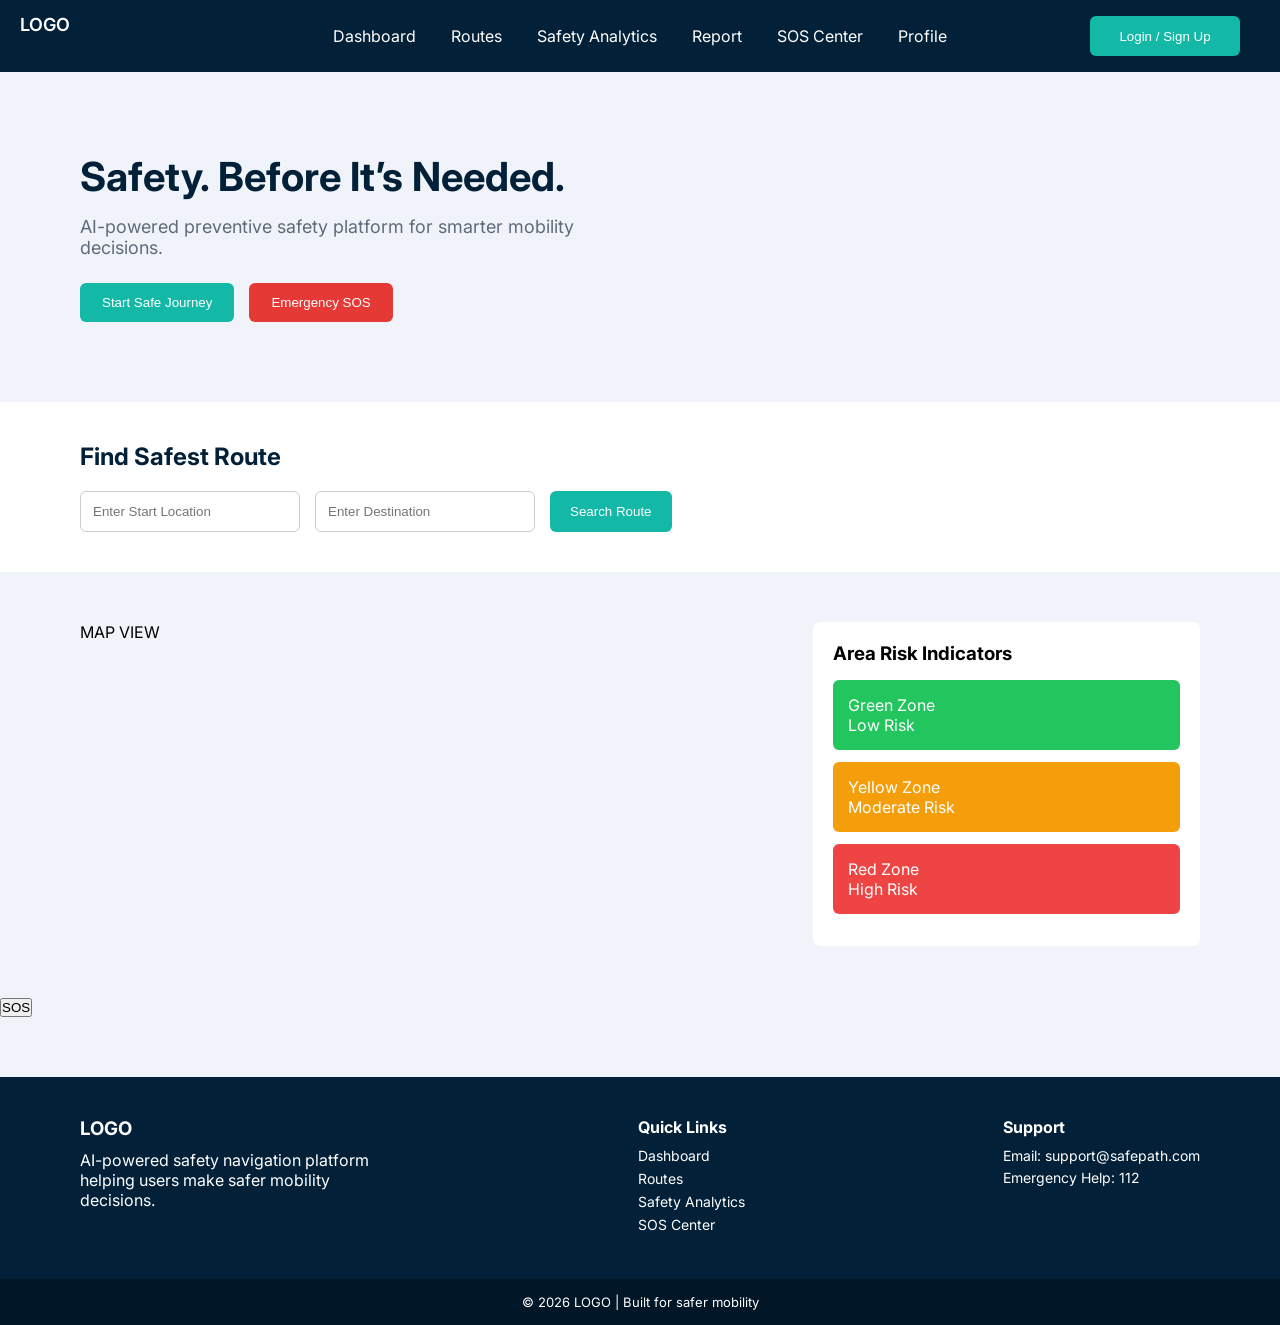
<file: frontend/index.html>
<!DOCTYPE html>
<html lang="en">
<head>
<meta charset="UTF-8">
<meta name="viewport" content="width=device-width, initial-scale=1.0">
    <title>Safety Dashboard</title>
    <link rel="preconnect" href="https://fonts.googleapis.com">
    <link rel="preconnect" href="https://fonts.gstatic.com" crossorigin>
    <link href="https://fonts.googleapis.com/css2?family=Inter:wght@300;400;500;600;700&display=swap" rel="stylesheet">
    <link rel="stylesheet" href="css/dashboard.css">
</head>
<body>
    <header class="header">
        <div id="logo">LOGO</div>
        <nav class="Nav">
            <a href="index.html">Dashboard</a>
            <a href="">Routes</a>
            <a href="">Safety Analytics</a>
            <a href="">Report</a>
            <a href="pages/sos-center.html">SOS Center</a>
            <a href="">Profile</a>
        </nav>
        <button class="loginbtn">Login / Sign Up</button>
    </header>
    <section class="hero_section">
        <div class="hero_left">
            <h1>Safety. Before It’s Needed.</h1>
            <p>AI-powered preventive safety platform for smarter mobility decisions.</p>
            <div class="hero_buttons">
                <button class="start_safebtn">Start Safe Journey</button>
                <button class="sosbtn">Emergency SOS</button>
            </div>
        </div>
    </section>

    <section class="route_search">
        <h2>Find Safest Route</h2>
        <div class="search_box">
            <input type="text" placeholder="Enter Start Location">
            <input type="text" placeholder="Enter Destination">
            <button class="search_btn">Search Route</button>
        </div>
    </section>
    <section class="dashboard_main">
        <div class="map_container">
            <div class="map_placeholder">
                MAP VIEW
            </div>
        </div>
        <div class="risk_panel">
            <h3>Area Risk Indicators</h3>
            <div class="risk_card low">
                <p>Green Zone</p>
                <span>Low Risk</span>
            </div>

            <div class="risk_card medium">
                <p>Yellow Zone</p>
                <span>Moderate Risk</span>
            </div>

            <div class="risk_card high">
                <p>Red Zone</p>
                <span>High Risk</span>
            </div>
        </div>
    </section>

    <button class="floating_sos">SOS</button>
    
    <footer class="footer">
        <div class="footer_container">
            <div class="footer_brand">
                <h3>LOGO</h3>
                <p>AI-powered safety navigation platform helping users make safer mobility decisions.</p>
            </div>
            <div class="footer_links">
                <h4>Quick Links</h4>
                <a href="index.html">Dashboard</a>
                <a href="#">Routes</a>
                <a href="#">Safety Analytics</a>
                <a href="pages/sos-center.html">SOS Center</a>
            </div>

            <div class="footer_support">
                <h4>Support</h4>
                <p>Email: support@safepath.com</p>
                <p>Emergency Help: 112</p>
            </div>

        </div>

        <div class="footer_bottom">
            <p>© 2026 LOGO | Built for safer mobility</p>
        </div>

    </footer>
</body>
</html>
</file>
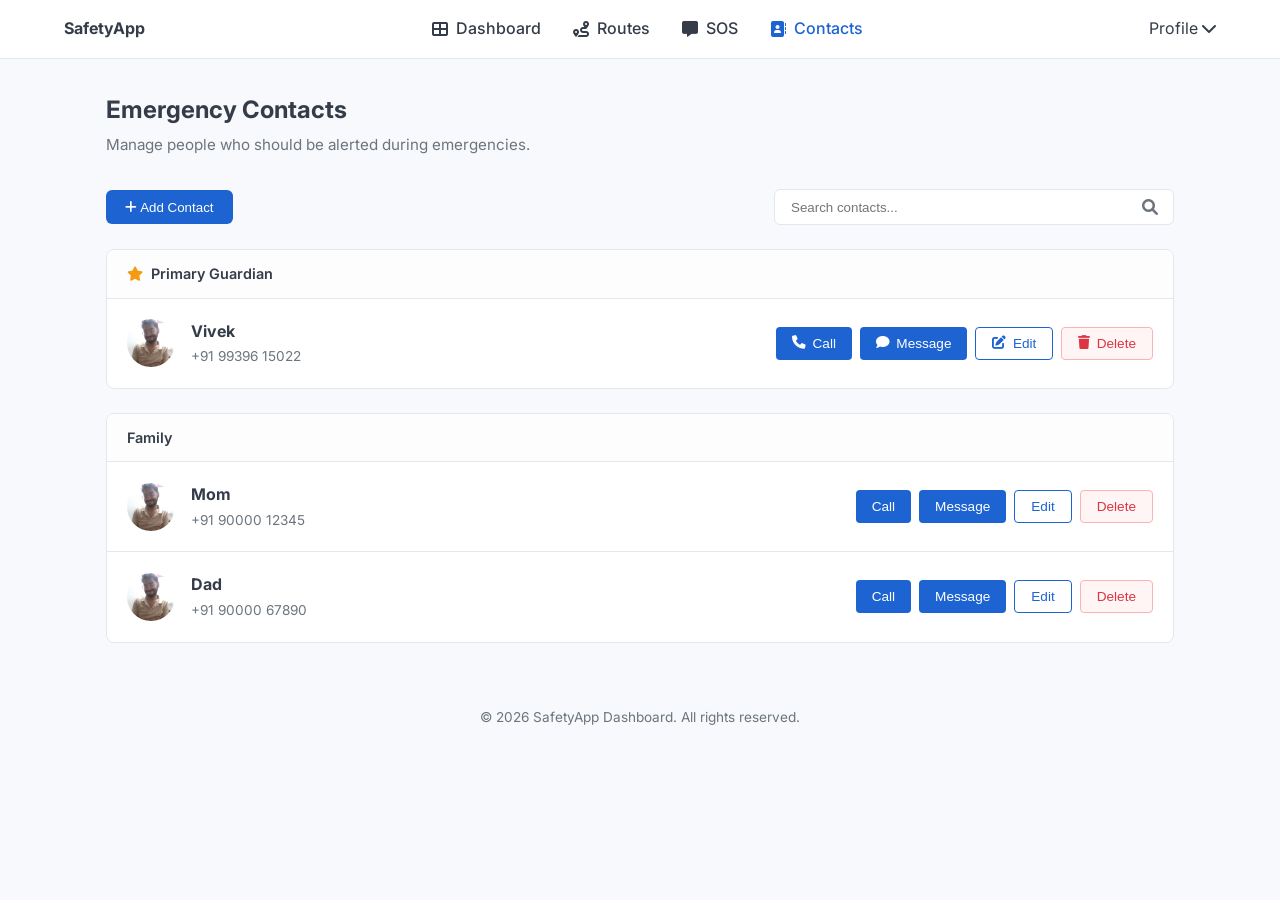
<file: frontend/ind.html>
<!DOCTYPE html>
<html lang="en">
<head>
    <meta charset="UTF-8">
    <meta name="viewport" content="width=device-width, initial-scale=1.0">
    <title>Emergency Contacts Dashboard</title>
    <link href="https://fonts.googleapis.com/css2?family=Inter:wght@400;500;600&display=swap" rel="stylesheet">
    <link rel="stylesheet" href="https://cdnjs.cloudflare.com/ajax/libs/font-awesome/6.0.0/css/all.min.css">
    <link rel="stylesheet" href="style2.css">
</head>
<body>

    <header>
        <div class="logo"><strong>SafetyApp</strong></div>
        <nav class="nav-links" id="navMenu">
            <a href="#"><i class="fas fa-th-large"></i> Dashboard</a>
            <a href="#"><i class="fas fa-route"></i> Routes</a>
            <a href="#"><i class="fas fa-comment-alt"></i> SOS</a>
            <a href="#" class="active"><i class="fas fa-address-book"></i> Contacts</a>
        </nav>
        <div class="profile">Profile <i class="fas fa-chevron-down"></i></div>
        
        <div class="menu-toggle" onclick="toggleMenu()"><i class="fas fa-bars"></i></div>
    </header>

    <main class="container">
        <section class="page-header">
            <h1>Emergency Contacts</h1>
            <p>Manage people who should be alerted during emergencies.</p>
        </section>

        <div class="toolbar">
            <button class="btn-add"><i class="fas fa-plus"></i> Add Contact</button>
            <div class="search-container">
                <input type="text" id="searchInput" placeholder="Search contacts..." onkeyup="filterContacts()">
                <i class="fas fa-search"></i>
            </div>
        </div>

        <div class="contact-group">
            <div class="group-header">
                <i class="fas fa-star primary-star"></i> Primary Guardian
            </div>
            <div class="contact-row contact-item">
                <div class="contact-info">
                    <img src="image.jpg" alt="John" class="avatar">
                    <div class="details">
                        <h4 class="name">Vivek</h4>
                        <p>+91 99396 15022</p>
                    </div>
                </div>
                <div class="actions">
                    <button class="btn btn-blue"><i class="fas fa-phone"></i> Call</button>
                    <button class="btn btn-blue"><i class="fas fa-comment"></i> Message</button>
                    <button class="btn btn-outline"><i class="fas fa-edit"></i> Edit</button>
                    <button class="btn btn-delete"><i class="fas fa-trash"></i> Delete</button>
                </div>
            </div>
        </div>

        <div class="contact-group">
            <div class="group-header">Family</div>
            <div class="contact-row contact-item">
                <div class="contact-info">
                    <img src="image.jpg" alt="Mom" class="avatar">
                    <div class="details">
                        <h4 class="name">Mom</h4>
                        <p>+91 90000 12345</p>
                    </div>
                </div>
                <div class="actions">
                    <button class="btn btn-blue">Call</button>
                    <button class="btn btn-blue">Message</button>
                    <button class="btn btn-outline">Edit</button>
                    <button class="btn btn-delete">Delete</button>
                </div>
            </div>
            <div class="contact-row contact-item">
                <div class="contact-info">
                    <img src="image.jpg" alt="Dad" class="avatar">
                    <div class="details">
                        <h4 class="name">Dad</h4>
                        <p>+91 90000 67890</p>
                    </div>
                </div>
                <div class="actions">
                    <button class="btn btn-blue">Call</button>
                    <button class="btn btn-blue">Message</button>
                    <button class="btn btn-outline">Edit</button>
                    <button class="btn btn-delete">Delete</button>
                </div>
            </div>
        </div>
        
    </main>

    <footer>
        &copy; 2026 SafetyApp Dashboard. All rights reserved.
    </footer>

    <script src="script.js"></script>
</body>
</html>
</file>
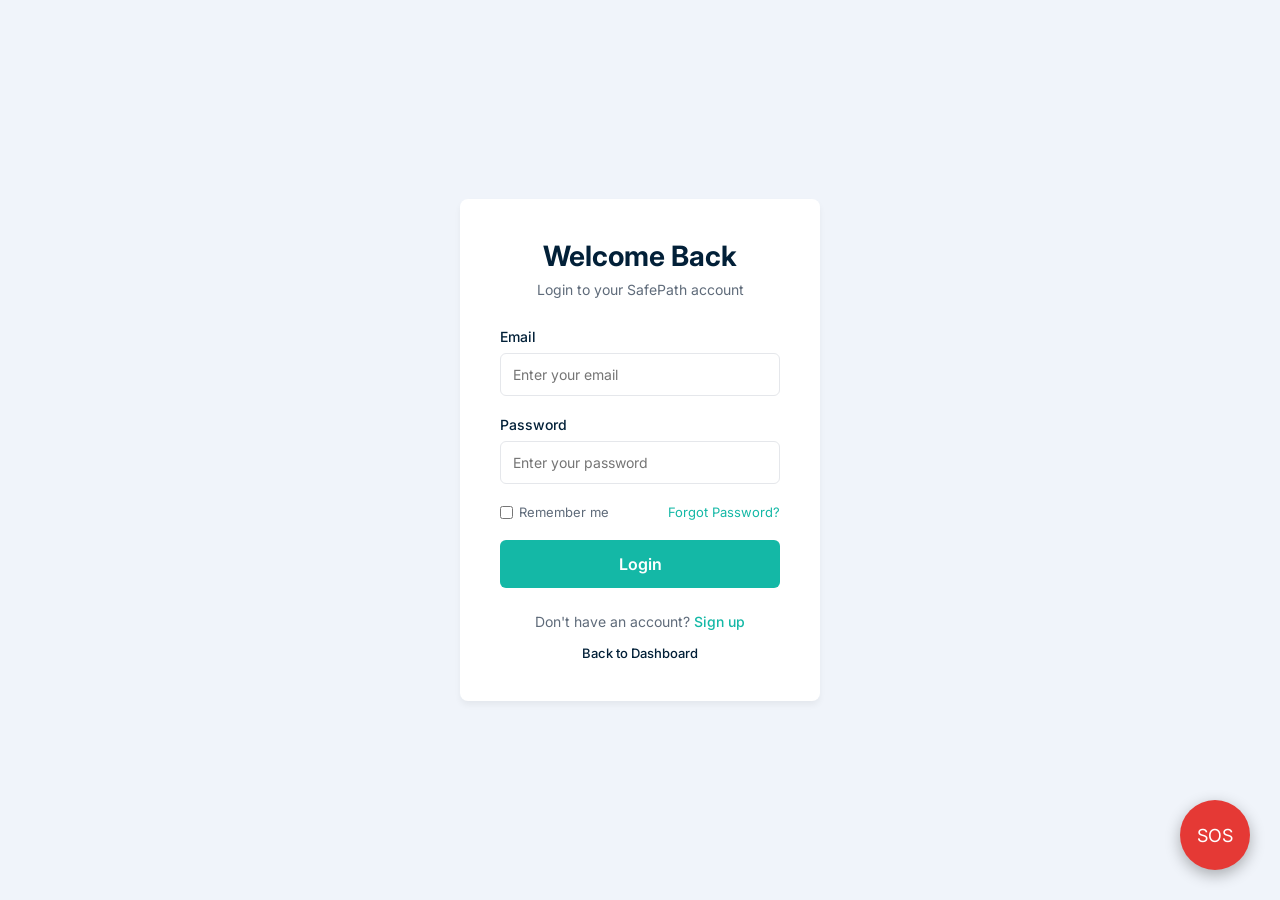
<file: frontend/pages/login.html>
<!DOCTYPE html>
<html lang="en">
<head>
    <meta charset="UTF-8">
    <meta name="viewport" content="width=device-width, initial-scale=1.0">
    <title>Login - SafePath</title>
    <link rel="preconnect" href="https://fonts.googleapis.com">
    <link rel="preconnect" href="https://fonts.gstatic.com" crossorigin>
    <link href="https://fonts.googleapis.com/css2?family=Inter:wght@300;400;500;600;700&display=swap" rel="stylesheet">
    <link rel="stylesheet" href="../css/auth.css">
    <link rel="stylesheet" href="../css/floating_sos.css">
    <link rel="stylesheet" href="../css/nav_profile.css">
</head>
<body>
    <div class="auth-container">
        <div class="auth-box">
            <div class="auth-header">
                <h2>Welcome Back</h2>
                <p>Login to your SafePath account</p>
            </div>
            
            <form id="loginForm" class="auth-form">
                <div class="input-group">
                    <label for="email">Email</label>
                    <input type="email" id="email" placeholder="Enter your email" required>
                </div>
                
                <div class="input-group">
                    <label for="password">Password</label>
                    <input type="password" id="password" placeholder="Enter your password" required>
                </div>
                
                <div class="auth-actions">
                    <label class="remember-me">
                        <input type="checkbox"> Remember me
                    </label>
                    <a href="#" class="forgot-password">Forgot Password?</a>
                </div>
                
                <button type="submit" class="auth-btn">Login</button>
            </form>
            
            <div class="auth-footer">
                <p>Don't have an account? <a href="register.html">Sign up</a></p>
                <a href="dashboard.html" class="back-link">Back to Dashboard</a>
            </div>
        </div>
    </div>
    <script src="../Scripts/auth.js"></script>
    <button class="floating_sos" onclick="alert('SOS Triggered! Location and audio shared with emergency contacts.')">SOS</button>
</body>
</html>
</file>
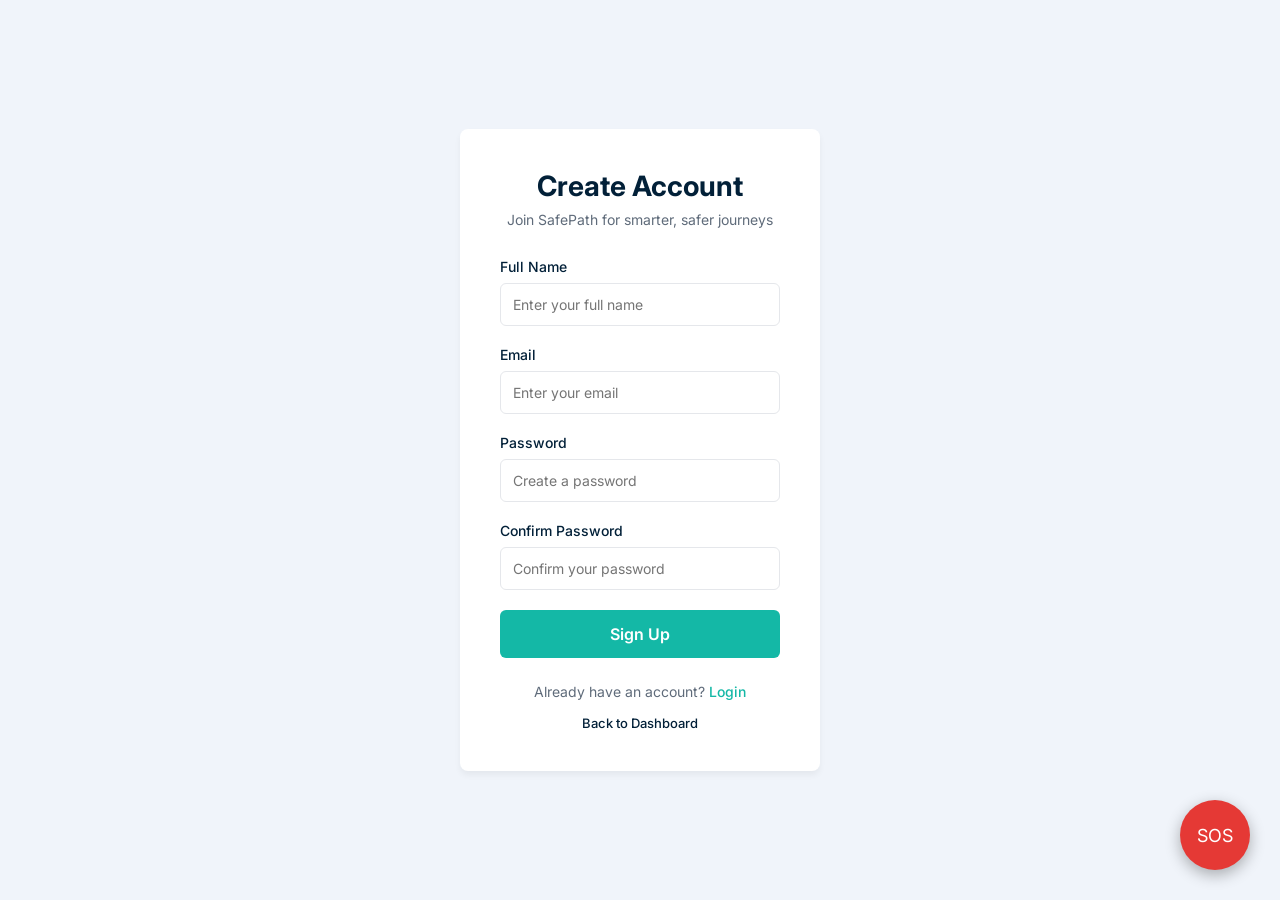
<file: frontend/pages/register.html>
<!DOCTYPE html>
<html lang="en">
<head>
    <meta charset="UTF-8">
    <meta name="viewport" content="width=device-width, initial-scale=1.0">
    <title>Register - SafePath</title>
    <link rel="preconnect" href="https://fonts.googleapis.com">
    <link rel="preconnect" href="https://fonts.gstatic.com" crossorigin>
    <link href="https://fonts.googleapis.com/css2?family=Inter:wght@300;400;500;600;700&display=swap" rel="stylesheet">
    <link rel="stylesheet" href="../css/auth.css">
    <link rel="stylesheet" href="../css/floating_sos.css">
    <link rel="stylesheet" href="../css/nav_profile.css">
</head>
<body>
    <div class="auth-container">
        <div class="auth-box">
            <div class="auth-header">
                <h2>Create Account</h2>
                <p>Join SafePath for smarter, safer journeys</p>
            </div>
            
            <form id="registerForm" class="auth-form">
                <div class="input-group">
                    <label for="fullname">Full Name</label>
                    <input type="text" id="fullname" placeholder="Enter your full name" required>
                </div>

                <div class="input-group">
                    <label for="email">Email</label>
                    <input type="email" id="email" placeholder="Enter your email" required>
                </div>
                
                <div class="input-group">
                    <label for="password">Password</label>
                    <input type="password" id="password" placeholder="Create a password" required>
                </div>

                <div class="input-group">
                    <label for="confirm-password">Confirm Password</label>
                    <input type="password" id="confirm-password" placeholder="Confirm your password" required>
                </div>
                
                <button type="submit" class="auth-btn">Sign Up</button>
            </form>
            
            <div class="auth-footer">
                <p>Already have an account? <a href="login.html">Login</a></p>
                <a href="dashboard.html" class="back-link">Back to Dashboard</a>
            </div>
        </div>
    </div>
    <script src="../Scripts/auth.js"></script>
    <button class="floating_sos" onclick="alert('SOS Triggered! Location and audio shared with emergency contacts.')">SOS</button>
</body>
</html>
</file>
<file: frontend/css/dashboard.css>
* {
    margin: 0;
    padding: 0;
    box-sizing: border-box;
}

body {
    font-family: 'Inter', sans-serif;
    background: #F0F4FA;
}

/*Header Section*/
.header {
    background: #022038;
    height: 72px;
    display: flex;
    align-items: center;
    justify-content: center;
    position: relative;
}

#logo {
    color: white;
    font-size: 18px;
    font-weight: 600;
    position: absolute;
    left: 20px;
}

.Nav {
    display: flex;
    gap: 35px;
}

.Nav a {
    text-decoration: none;
    color: white;
    font-size: 16px;
    transition: 0.2s;
}

.Nav a:hover {
    color: #14B8A6;
}

.loginbtn {
    position: absolute;
    right: 40px;
    width: 150px;
    height: 40px;
    background: #14B8A6;
    border: none;
    border-radius: 6px;
    color: white;
    cursor: pointer;
}

/*Hero Section*/
.hero_section {
    padding: 80px;
    background: #F0F4FA;
}

.hero_left {
    max-width: 500px;
}

.hero_left h1 {
    font-size: 40px;
    color: #022038;
    margin-bottom: 15px;
}

.hero_left p {
    font-size: 18px;
    color: #5F6B7A;
    margin-bottom: 25px;
}

.hero_buttons {
    display: flex;
    gap: 15px;
}

.start_safebtn {
    background: #14B8A6;
    color: white;
    border: none;
    padding: 12px 22px;
    border-radius: 6px;
    cursor: pointer;
}

.sosbtn {
    background: #E53935;
    color: white;
    border: none;
    padding: 12px 22px;
    border-radius: 6px;
    cursor: pointer;
}

/*Route Search*/

.route_search {
    background: white;
    padding: 40px 80px;
}

.route_search h2 {
    margin-bottom: 20px;
    color: #022038;
}

.search_box {
    display: flex;
    gap: 15px;
}

.search_box input {
    padding: 12px;
    border: 1px solid #ccc;
    border-radius: 6px;
    width: 220px;
}

.search_btn {
    background: #14B8A6;
    color: white;
    border: none;
    padding: 12px 20px;
    border-radius: 6px;
    cursor: pointer;
}

/*Dashboard Main*/

.dashboard_main {
    display: flex;
    gap: 40px;
    padding: 50px 80px;
}

/*Map*/

.map_container {
    flex: 2;
}

#map {
    height: 350px;
    border-radius: 8px;
    z-index: 1;
}

.map-section {
    position: relative;
}

.expand-btn {
    position: absolute;
    top: 10px;
    right: 10px;
    z-index: 1000;
    background-color: white;
    border: 2px solid rgba(0, 0, 0, 0.2);
    border-radius: 4px;
    width: 30px;
    height: 30px;
    font-size: 16px;
    cursor: pointer;
    display: flex;
    align-items: center;
    justify-content: center;
    box-shadow: 0 1px 5px rgba(0, 0, 0, 0.65);
    transition: background-color 0.2s;
}

.expand-btn:hover {
    background-color: #f4f4f4;
}

.map-section.expanded {
    position: fixed;
    top: 15vh;
    left: 15vw;
    width: 70vw;
    height: 70vh;
    z-index: 9999;
    box-shadow: 0 0 0 100vmax rgba(0, 0, 0, 0.5), 0 10px 30px rgba(0, 0, 0, 0.3);
    transition: all 0.3s ease;
}

.map-section.expanded #map {
    height: 100%;
    width: 100%;
}

.map-label {
    background: transparent;
    border: none;
    box-shadow: none;
    padding: 0;
    text-shadow: 1px 1px 3px rgba(0, 0, 0, 0.8);
}

/*Risk Panel*/

.risk_panel {
    flex: 1;
    background: white;
    padding: 20px;
    border-radius: 8px;
}

.risk_panel h3 {
    margin-bottom: 15px;
}

.risk_card {
    padding: 15px;
    margin-bottom: 12px;
    border-radius: 6px;
    color: white;
}

.low {
    background: #22c55e;
}

.medium {
    background: #f59e0b;
}

.high {
    background: #ef4444;
}



/* ===== Footer ===== */

.footer {
    background: #022038;
    color: white;
    margin-top: 60px;
}

.footer_container {
    display: flex;
    justify-content: space-between;
    padding: 40px 80px;
    flex-wrap: wrap;
    gap: 40px;
}

.footer_brand {
    max-width: 300px;
}

.footer_brand h3 {
    margin-bottom: 10px;
}

.footer_links {
    display: flex;
    flex-direction: column;
}

.footer_links h4 {
    margin-bottom: 10px;
}

.footer_links a {
    color: white;
    text-decoration: none;
    margin-bottom: 6px;
    font-size: 14px;
}

.footer_links a:hover {
    color: #14B8A6;
}

.footer_support h4 {
    margin-bottom: 10px;
}

.footer_support p {
    font-size: 14px;
    margin-bottom: 5px;
}

.footer_bottom {
    text-align: center;
    padding: 15px;
    background: #011626;
    font-size: 13px;
}

/* ===== Responsive ===== */

/* New styles for menu toggle */
.menu-toggle {
    display: none;
    font-size: 24px;
    color: white;
    cursor: pointer;
    position: absolute;
    left: 20px;
    z-index: 1001;
}

@media(max-width:900px) {

    .header {
        justify-content: center;
    }

    #logo {
        position: relative;
        left: 0;
    }

    .menu-toggle {
        display: block;
    }

    .Nav {
        display: flex;
        flex-direction: column;
        position: absolute;
        top: 72px;
        left: -100%;
        width: 250px;
        height: calc(100vh - 72px);
        background: #022038;
        padding: 20px;
        gap: 20px;
        transition: 0.3s;
        z-index: 1000;
    }

    .Nav.active {
        left: 0;
    }

    .loginbtn {
        display: none;
        /* Hide login button on mobile for now, or add it to the menu */
    }

    .hero_section {
        padding: 40px 20px;
        text-align: center;
    }

    .hero_left {
        margin: 0 auto;
    }

    .hero_buttons {
        justify-content: center;
        flex-wrap: wrap;
    }

    .route_search {
        padding: 30px 20px;
    }

    .search_box {
        flex-direction: column;
    }

    .search_box input {
        width: 100%;
    }

    .dashboard_main {
        flex-direction: column;
        padding: 30px 20px;
    }

    .map_container {
        width: 100%;
    }

    .footer_container {
        flex-direction: column;
        padding: 40px 20px;
        gap: 30px;
    }

}


/* Logo Image Styling */
#logo, .footer_brand_logo, img.logo {
    height: 45px;
    width: auto;
    object-fit: contain;
}
</file>
<file: frontend/style2.css>
:root {
    --primary-blue: #1d63d2;
    --bg-light: #f8f9fc;
    --text-dark: #333c48;
    --text-muted: #6c757d;
    --border-color: #e2e8f0;
    --white: #ffffff;
    --danger: #dc3545;
}

* {
    box-sizing: border-box;
    margin: 0;
    padding: 0;
}

body {
    font-family: 'Inter', sans-serif;
    background-color: var(--bg-light);
    color: var(--text-dark);
    line-height: 1.6;
}

header {
    background: var(--white);
    border-bottom: 1px solid var(--border-color);
    padding: 1rem 5%;
    display: flex;
    justify-content: space-between;
    align-items: center;
    position: sticky;
    top: 0;
    z-index: 1000;
}

.nav-links {
    display: flex;
    gap: 2rem;
}

.nav-links a {
    text-decoration: none;
    color: var(--text-dark);
    font-weight: 500;
    display: flex;
    align-items: center;
    gap: 0.5rem;
}

.nav-links a:hover, .nav-links a.active {
    color: var(--primary-blue);
}

.menu-toggle {
    display: none;
    font-size: 1.5rem;
    cursor: pointer;
}

.container {
    max-width: 1100px;
    margin: 2rem auto;
    padding: 0 1rem;
}

.page-header {
    margin-bottom: 2rem;
}

.page-header h1 {
    font-size: 1.5rem;
    margin-bottom: 0.25rem;
}

.page-header p {
    color: var(--text-muted);
    font-size: 0.95rem;
}

.toolbar {
    display: flex;
    justify-content: space-between;
    align-items: center;
    margin-bottom: 1.5rem;
    gap: 1rem;
    flex-wrap: wrap;
}

.btn-add {
    background: var(--primary-blue);
    color: white;
    border: none;
    padding: 0.6rem 1.2rem;
    border-radius: 6px;
    font-weight: 500;
    cursor: pointer;
    transition: opacity 0.2s;
}

.search-container {
    position: relative;
    flex-grow: 1;
    max-width: 400px;
}

.search-container input {
    width: 100%;
    padding: 0.6rem 2.5rem 0.6rem 1rem;
    border: 1px solid var(--border-color);
    border-radius: 6px;
    outline: none;
}

.search-container i {
    position: absolute;
    right: 1rem;
    top: 50%;
    transform: translateY(-50%);
    color: var(--text-muted);
}

.contact-group {
    background: var(--white);
    border: 1px solid var(--border-color);
    border-radius: 8px;
    margin-bottom: 1.5rem;
    overflow: hidden;
}

.group-header {
    padding: 0.75rem 1.25rem;
    background: #fdfdfd;
    border-bottom: 1px solid var(--border-color);
    font-weight: 600;
    font-size: 0.9rem;
    display: flex;
    align-items: center;
    gap: 0.5rem;
}

.primary-star { color: #f39c12; }

.contact-row {
    display: flex;
    align-items: center;
    padding: 1.25rem;
    border-bottom: 1px solid var(--border-color);
    flex-wrap: wrap;
    gap: 1rem;
}

.contact-row:last-child { border-bottom: none; }

.contact-info {
    display: flex;
    align-items: center;
    gap: 1rem;
    flex: 1;
    min-width: 200px;
}

.avatar {
    width: 48px;
    height: 48px;
    border-radius: 50%;
    background: #ddd;
    object-fit: cover;
}

.details h4 { font-size: 1rem; margin-bottom: 2px; }
.details p { font-size: 0.85rem; color: var(--text-muted); }

.actions {
    display: flex;
    gap: 0.5rem;
    flex-wrap: wrap;
}

.btn {
    padding: 0.5rem 1rem;
    border-radius: 4px;
    font-size: 0.85rem;
    font-weight: 500;
    cursor: pointer;
    border: 1px solid var(--border-color);
    display: flex;
    align-items: center;
    gap: 0.4rem;
    transition: background 0.2s;
}

.btn-blue { background: var(--primary-blue); color: white; border: none; }
.btn-outline { background: var(--white); color: var(--primary-blue); border: 1px solid var(--primary-blue); }
.btn-delete { color: var(--danger); background: #fff5f5; border: 1px solid #feb2b2; }

footer {
    text-align: center;
    padding: 2rem;
    color: var(--text-muted);
    font-size: 0.85rem;
}

@media (max-width: 768px) {
    .nav-links {
        display: none;
        flex-direction: column;
        position: absolute;
        top: 60px;
        left: 0;
        width: 100%;
        background: white;
        padding: 1rem;
        box-shadow: 0 4px 6px rgba(0,0,0,0.05);
    }
    .nav-links.active { display: flex; }
    .menu-toggle { display: block; }
    .contact-row { flex-direction: column; align-items: flex-start; }
    .actions { width: 100%; justify-content: space-between; }
    .btn { flex: 1; justify-content: center; }
}
</file>
<file: frontend/css/auth.css>
* {
    margin: 0;
    padding: 0;
    box-sizing: border-box;
    font-family: 'Inter', sans-serif;
}

body {
    background: #F0F4FA;
    color: #022038;
    display: flex;
    justify-content: center;
    align-items: center;
    min-height: 100vh;
}

.auth-container {
    width: 100%;
    max-width: 400px;
    padding: 20px;
}

.auth-box {
    background: white;
    padding: 40px;
    border-radius: 8px;
    box-shadow: 0 4px 6px rgba(0, 0, 0, 0.05);
}

.auth-header {
    text-align: center;
    margin-bottom: 30px;
}

.auth-header h2 {
    font-size: 28px;
    color: #022038;
    margin-bottom: 8px;
}

.auth-header p {
    color: #5F6B7A;
    font-size: 14px;
}

.auth-form {
    display: flex;
    flex-direction: column;
    gap: 20px;
}

.input-group {
    display: flex;
    flex-direction: column;
    gap: 8px;
}

.input-group label {
    font-size: 14px;
    font-weight: 500;
}

.input-group input {
    padding: 12px;
    border: 1px solid #E5E7EB;
    border-radius: 6px;
    font-size: 14px;
    outline: none;
    transition: border-color 0.2s;
}

.input-group input:focus {
    border-color: #14B8A6;
}

.auth-actions {
    display: flex;
    justify-content: space-between;
    align-items: center;
    font-size: 13px;
}

.remember-me {
    display: flex;
    align-items: center;
    gap: 6px;
    color: #5F6B7A;
    cursor: pointer;
}

.forgot-password {
    color: #14B8A6;
    text-decoration: none;
}

.forgot-password:hover {
    text-decoration: underline;
}

.auth-btn {
    background: #14B8A6;
    color: white;
    border: none;
    padding: 14px;
    border-radius: 6px;
    font-size: 16px;
    font-weight: 600;
    cursor: pointer;
    transition: background-color 0.2s;
}

.auth-btn:hover {
    background: #0f9688;
}

.auth-footer {
    text-align: center;
    margin-top: 25px;
    font-size: 14px;
    color: #5F6B7A;
}

.auth-footer a {
    color: #14B8A6;
    text-decoration: none;
    font-weight: 500;
}

.auth-footer a:hover {
    text-decoration: underline;
}

.back-link {
    display: inline-block;
    margin-top: 15px;
    font-size: 13px;
    color: #022038 !important;
}

/* ===== Responsive ===== */
@media(max-width: 600px) {
    .auth-box {
        padding: 30px 20px;
    }
}


/* Logo Image Styling */
#logo, .footer_brand_logo, img.logo {
    height: 45px;
    width: auto;
    object-fit: contain;
}
</file>
<file: frontend/css/floating_sos.css>
/* Floating SOS Common Style */
.floating_sos {
    position: fixed;
    bottom: 30px;
    right: 30px;
    background: #E53935;
    color: white;
    border: none;
    width: 70px;
    height: 70px;
    border-radius: 50%;
    font-size: 18px;
    cursor: pointer;
    box-shadow: 0 5px 15px rgba(0, 0, 0, 0.3);
    z-index: 1000;
}


/* Logo Image Styling */
#logo, .footer_brand_logo, img.logo {
    height: 45px;
    width: auto;
    object-fit: contain;
}
</file>
<file: frontend/css/nav_profile.css>
.user-profile {
    display: flex;
    align-items: center;
    gap: 12px;
    position: absolute;
    right: 40px;
    cursor: pointer;
}

.user-profile .profile-pic {
    width: 45px;
    height: 45px;
    border-radius: 50%;
    object-fit: cover;
}

.user-profile .user-name {
    color: white;
    font-size: 16px;
    font-weight: 500;
}

/* User Profile Dropdown Menu */
.profile-dropdown {
    display: none;
    position: absolute;
    top: 55px; /* Adjust depending on header height */
    right: 0;
    background: #ffffff;
    border-radius: 8px;
    box-shadow: 0 4px 12px rgba(0, 0, 0, 0.15);
    flex-direction: column;
    min-width: 160px;
    overflow: hidden;
    z-index: 1000;
}

.profile-dropdown.active {
    display: flex;
}

.profile-dropdown a {
    padding: 12px 20px;
    text-decoration: none;
    color: #4B5563; /* Text color matching design pattern */
    font-size: 15px;
    transition: background 0.2s, color 0.2s;
    font-family: 'Inter', sans-serif;
}

.profile-dropdown a:hover {
    background: #F3F4F6;
    color: #14B8A6; /* Primary color */
}

/* Add a tiny separator if needed */
.profile-dropdown a:not(:last-child) {
    border-bottom: 1px solid #E5E7EB;
}

@media(max-width:900px) {
    .user-profile {
        display: none;
    }
}

/* Global Button Responsiveness */
button, .btn {
    transition: transform 0.2s cubic-bezier(0.4, 0, 0.2, 1), filter 0.2s ease, background-color 0.2s ease !important;
    cursor: pointer !important;
    -webkit-tap-highlight-color: transparent;
}

button:hover, .btn:hover {
    transform: translateY(-2px);
    filter: brightness(1.08);
}

button:active, .btn:active {
    transform: translateY(1px) scale(0.96);
    filter: brightness(0.95);
}

@media (max-width: 768px) {
    button, .btn {
        touch-action: manipulation;
    }
}




/* Logo Image Styling */
#logo, .footer_brand_logo, img.logo {
    height: 45px;
    width: auto;
    object-fit: contain;
}
</file>
